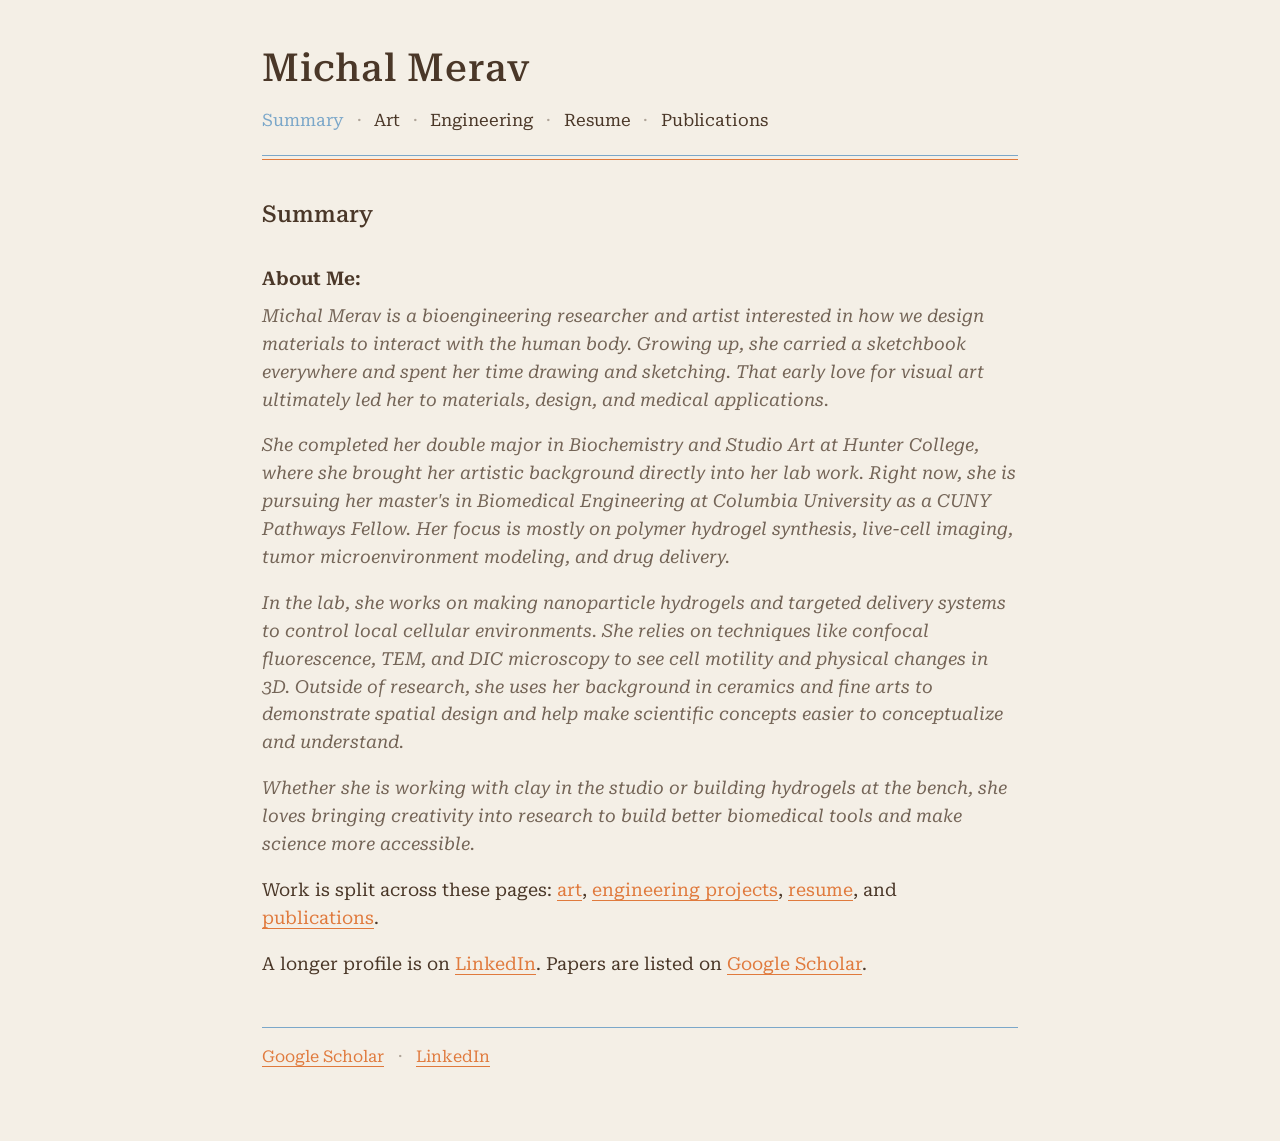
<file: index.html>
<!DOCTYPE html>
<html lang="en">
<head >
<meta name="google-site-verification" content="OHOfM4Rr5shU6-m5fdy1Jg_XHbBhq1LkK6MwSKVtlkM" />
</head>
  <!--
    SUMMARY / HOMEPAGE
    This is the first page people see. The file name MUST stay
    index.html — that is the name web hosts look for as "home."

    To change the words on this page, edit the text inside <main>
    near the bottom. Save, then refresh your browser.
  -->
  <meta charset="utf-8">
  <meta name="viewport" content="width=device-width, initial-scale=1">
  <title>Michal Merav</title>

  <!-- Load the Roboto Serif font from Google. If this fails,
       the site still works and uses Georgia / Times instead. -->
  <link rel="preconnect" href="https://fonts.googleapis.com">
  <link rel="preconnect" href="https://fonts.gstatic.com" crossorigin>
  <link href="https://fonts.googleapis.com/css2?family=Roboto+Serif:ital,opsz,wght@0,8..144,400;0,8..144,500;0,8..144,600;1,8..144,400&display=swap" rel="stylesheet">

  <!-- This is the look of the site (colors, layout). -->
  <link rel="stylesheet" href="css/style.css">
</head>
<body>
  <div class="page">

    <!-- ========== LETTERHEAD: name + menu. Copy stays the same
         on every page, except class="current" moves to this page. ========== -->
    <header class="letterhead">
      <p class="site-name"><a href="index.html">Michal Merav</a></p>

      <nav>
        <ul class="nav-list">
          <!-- class="current" = "you are on this page" (turns light blue) -->
          <li><a href="index.html" class="current">Summary</a></li>
          <li><a href="art.html">Art</a></li>
          <li><a href="projects.html">Engineering</a></li>
          <li><a href="resume.html">Resume</a></li>
          <li><a href="publications.html">Publications</a></li>
        </ul>
      </nav>
    </header>
    <hr class="rule-blue">
    <hr class="rule-orange">

    <main>
      <h1>Summary</h1>

      <!-- Replace the two paragraphs below with your own introduction.
           Keep them short. Two to four sentences is plenty. -->
     <h2>About Me:</h2>

      <p class="note">
        Michal Merav is a bioengineering researcher and artist interested in how we design materials to interact with the human body. Growing up, she carried a sketchbook everywhere and spent her time drawing and sketching. That early love for visual art ultimately led her to materials, design, and medical applications.
        
      </p>

       <p class="note">
        She completed her double major in Biochemistry and Studio Art at Hunter College, where she brought her artistic background directly into her lab work. Right now, she is pursuing her master's in Biomedical Engineering at Columbia University as a CUNY Pathways Fellow. Her focus is mostly on polymer hydrogel synthesis, live-cell imaging, tumor microenvironment modeling, and drug delivery.
        
      </p>

       <p class="note">
        In the lab, she works on making nanoparticle hydrogels and targeted delivery systems to control local cellular environments. She relies on techniques like confocal fluorescence, TEM, and DIC microscopy to see cell motility and physical changes in 3D. Outside of research, she uses her background in ceramics and fine arts to demonstrate spatial design and help make scientific concepts easier to conceptualize and understand.
        
      </p>

       <p class="note">
        Whether she is working with clay in the studio or building hydrogels at the bench, she loves bringing creativity into research to build better biomedical tools and make science more accessible.
       
      </p>

      <p>
        Work is split across these pages:
        <a href="art.html">art</a>,
        <a href="projects.html">engineering projects</a>,
        <a href="resume.html">resume</a>, and
        <a href="publications.html">publications</a>.
      </p>

      <p>
        A longer profile is on
        <a href="https://www.linkedin.com/in/michalmerav/">LinkedIn</a>.
        Papers are listed on
        <a href="https://scholar.google.com/citations?user=FqHgsAQAAAAJ&hl=en">Google Scholar</a>.
      </p>
    </main>

    <!-- ========== FOOTER: Scholar + LinkedIn on every page ========== -->
    <footer>
      <a href="https://scholar.google.com/citations?user=FqHgsAQAAAAJ&hl=en">Google Scholar</a>
      <span class="footer-dot">·</span>
      <a href="https://www.linkedin.com/in/michalmerav/">LinkedIn</a>
    </footer>

  </div>
</body>
</html>
</file>
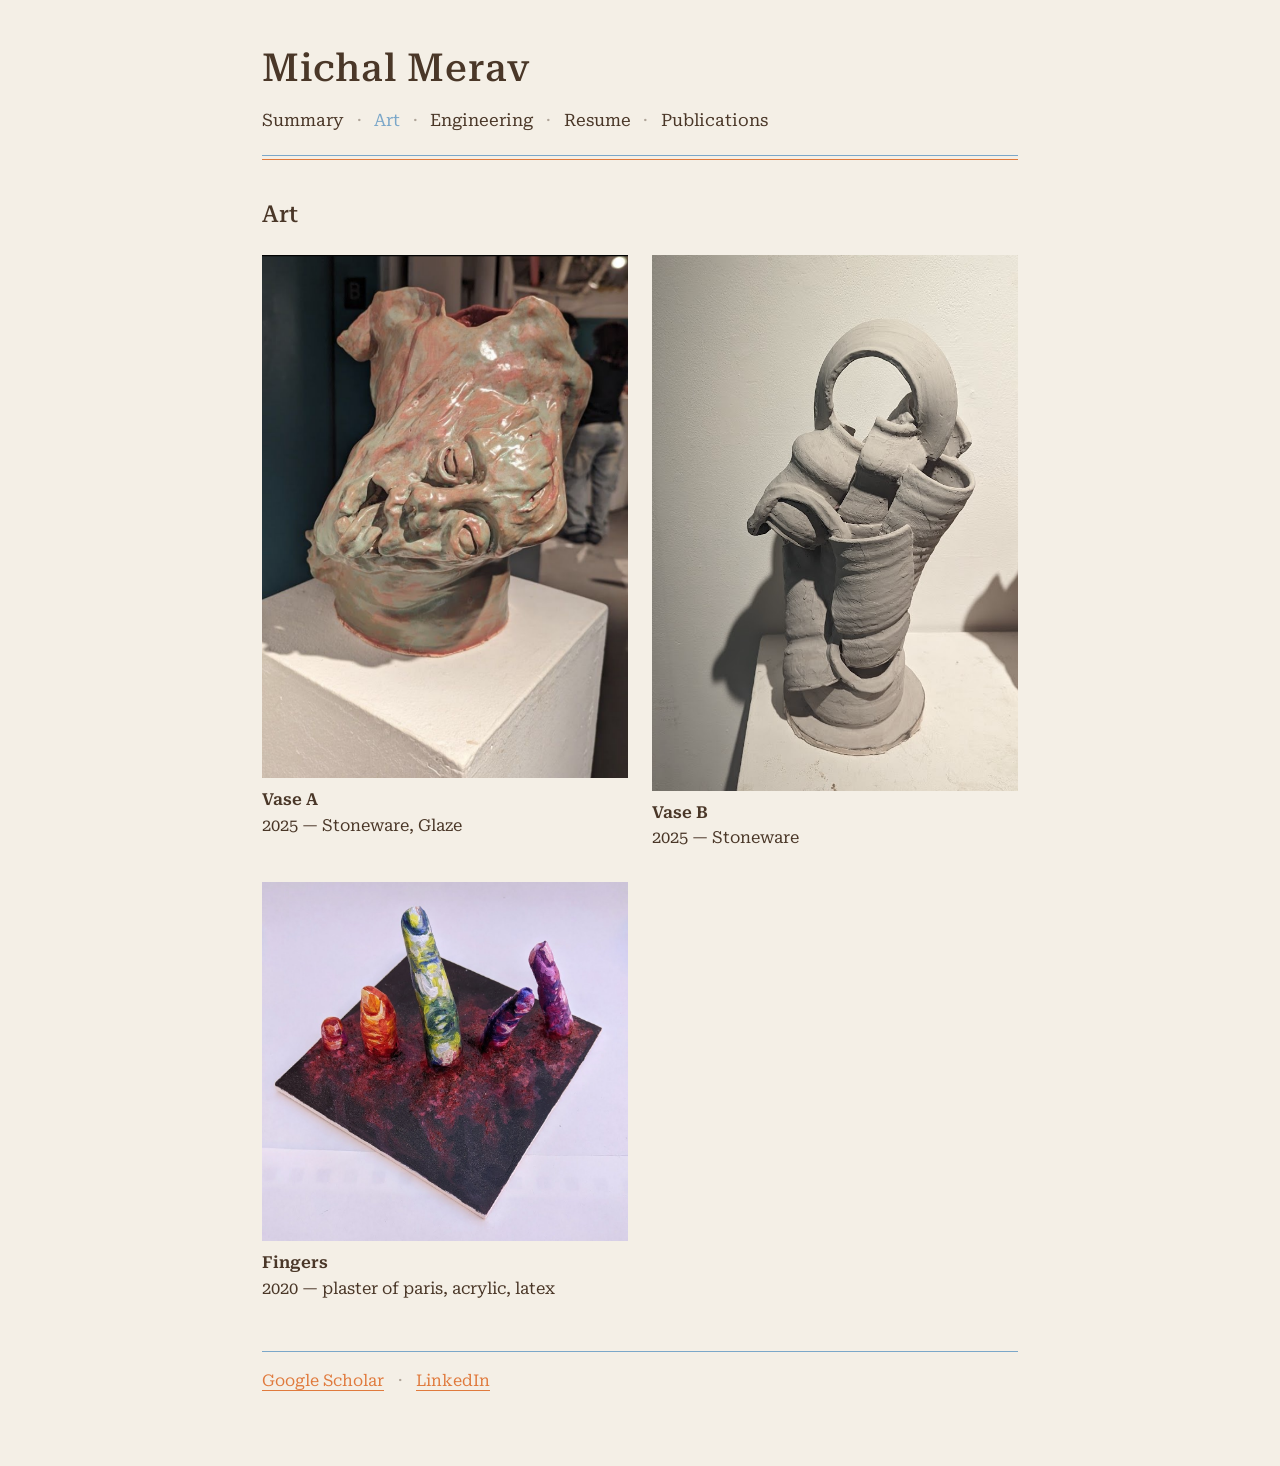
<file: art.html>
<!DOCTYPE html>
<html lang="en">
<head>
  <!--
    ART PORTFOLIO
    Each artwork is one <figure> block. To add a new piece:
    1. Put a photo in the folder images/art/ (jpg or png).
    2. Copy one of the figure blocks below.
    3. Change the file name, title, and caption.
  -->
  <meta charset="utf-8">
  <meta name="viewport" content="width=device-width, initial-scale=1">
  <title>Art — Michal Merav</title>

  <link rel="preconnect" href="https://fonts.googleapis.com">
  <link rel="preconnect" href="https://fonts.gstatic.com" crossorigin>
  <link href="https://fonts.googleapis.com/css2?family=Roboto+Serif:ital,opsz,wght@0,8..144,400;0,8..144,500;0,8..144,600;1,8..144,400&display=swap" rel="stylesheet">
  <link rel="stylesheet" href="css/style.css">
</head>
<body>
  <div class="page">

    <header class="letterhead">
      <p class="site-name"><a href="index.html">Michal Merav</a></p>
      <nav>
        <ul class="nav-list">
          <li><a href="index.html">Summary</a></li>
          <li><a href="art.html" class="current">Art</a></li>
          <li><a href="projects.html">Engineering</a></li>
          <li><a href="resume.html">Resume</a></li>
          <li><a href="publications.html">Publications</a></li>
        </ul>
      </nav>
    </header>
    <hr class="rule-blue">
    <hr class="rule-orange">

    <main>
      <h1>Art</h1>

      <div class="art-grid">

        <!-- ===== ARTWORK 1 — copy this whole figure to add another ===== -->
        <figure class="artwork">
          <img src="images/art/Vase_A.png" alt="Vase_A">
          <figcaption>
            <strong>Vase A</strong><br>
            2025 — Stoneware, Glaze
          </figcaption>
        </figure>


        <figure class="artwork">
        <img src="images/art/Vase_B.png" alt="Vase_B"> 
          <figcaption>
            <strong>Vase B</strong><br>
            2025 — Stoneware
          </figcaption>
        </figure>

        <!-- ===== ARTWORK 2 ===== -->
        <figure class="artwork">
         <img src="images/art/Fingers.jpg" alt="Fingers">
          <figcaption>
            <strong>Fingers</strong><br>
            2020 — plaster of paris, acrylic, latex
          </figcaption>
        </figure>


        

      </div>
    </main>

    <footer>
      <a href="https://scholar.google.com/citations?user=FqHgsAQAAAAJ&hl=en">Google Scholar</a>
      <span class="footer-dot">·</span>
      <a href="https://www.linkedin.com/in/michalmerav/">LinkedIn</a>
    </footer>

  </div>
</body>
</html>
</file>
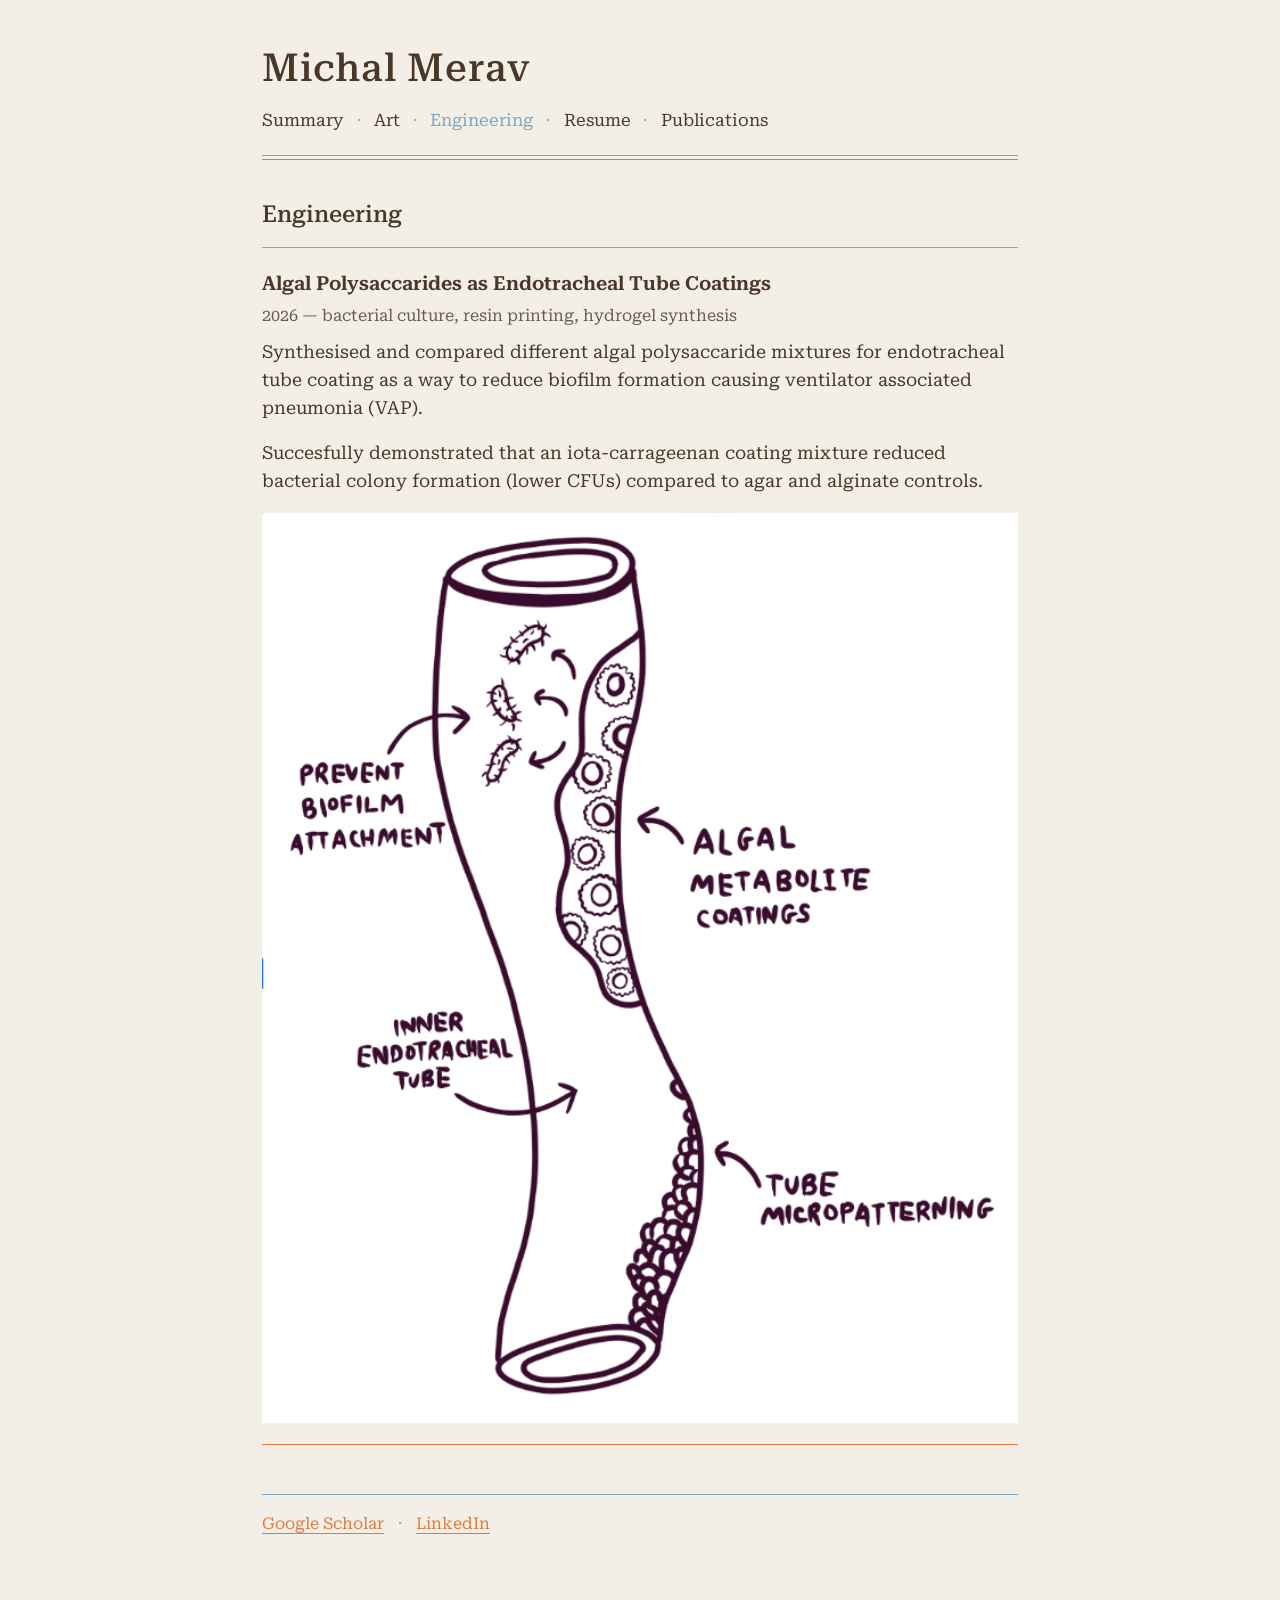
<file: projects.html>
<!DOCTYPE html>
<html lang="en">
<head>
  <!--
    ENGINEERING PROJECTS
    Each project is one <article class="project"> block.
    Copy a block, then change the title, year, and description.
    Optional: add a link to a paper, GitHub repo, or demo.
  -->
  <meta charset="utf-8">
  <meta name="viewport" content="width=device-width, initial-scale=1">
  <title>Engineering — Michal Merav</title>

  <link rel="preconnect" href="https://fonts.googleapis.com">
  <link rel="preconnect" href="https://fonts.gstatic.com" crossorigin>
  <link href="https://fonts.googleapis.com/css2?family=Roboto+Serif:ital,opsz,wght@0,8..144,400;0,8..144,500;0,8..144,600;1,8..144,400&display=swap" rel="stylesheet">
  <link rel="stylesheet" href="css/style.css">
</head>
<body>
  <div class="page">

    <header class="letterhead">
      <p class="site-name"><a href="index.html">Michal Merav</a></p>
      <nav>
        <ul class="nav-list">
          <li><a href="index.html">Summary</a></li>
          <li><a href="art.html">Art</a></li>
          <li><a href="projects.html" class="current">Engineering</a></li>
          <li><a href="resume.html">Resume</a></li>
          <li><a href="publications.html">Publications</a></li>
        </ul>
      </nav>
    </header>
    <hr class="rule-blue">
    <hr class="rule-orange">

    <main>
      <h1>Engineering</h1>
     
       <!-- =====  Replace the example projects below. Copy one whole &lt;article&gt; block ===== -->
         <!-- =====   for each new project. A photo is optional: put it in images/projects/. ===== -->

      <!-- ===== PROJECT 1 — copy this whole article to add another ===== -->
      <article class="project">
        <h2>Algal Polysaccarides as Endotracheal Tube Coatings</h2>
        <p class="meta">2026 — bacterial culture, resin printing, hydrogel synthesis</p>
        <p>
          Synthesised and compared different algal polysaccaride mixtures for endotracheal tube coating as a way to reduce biofilm formation causing ventilator associated pneumonia (VAP).
        </p>
 <p>
     Succesfully demonstrated that an iota-carrageenan coating mixture reduced bacterial colony formation (lower CFUs) compared to agar and alginate controls.     
</p>

   <figure class="artwork">
          <img src="images/projects/Coating.png" alt="Coating">
        </figure>

        <!-- Optional link. Change the href, or delete the whole paragraph. -->
        <!-- <p><a href="https://example.com">Project link</a></p> -->
      </article>


    </main>

    <footer>
      <a href="https://scholar.google.com/citations?user=FqHgsAQAAAAJ&hl=en">Google Scholar</a>
      <span class="footer-dot">·</span>
      <a href="https://www.linkedin.com/in/michalmerav/">LinkedIn</a>
    </footer>

  </div>
</body>
</html>
</file>
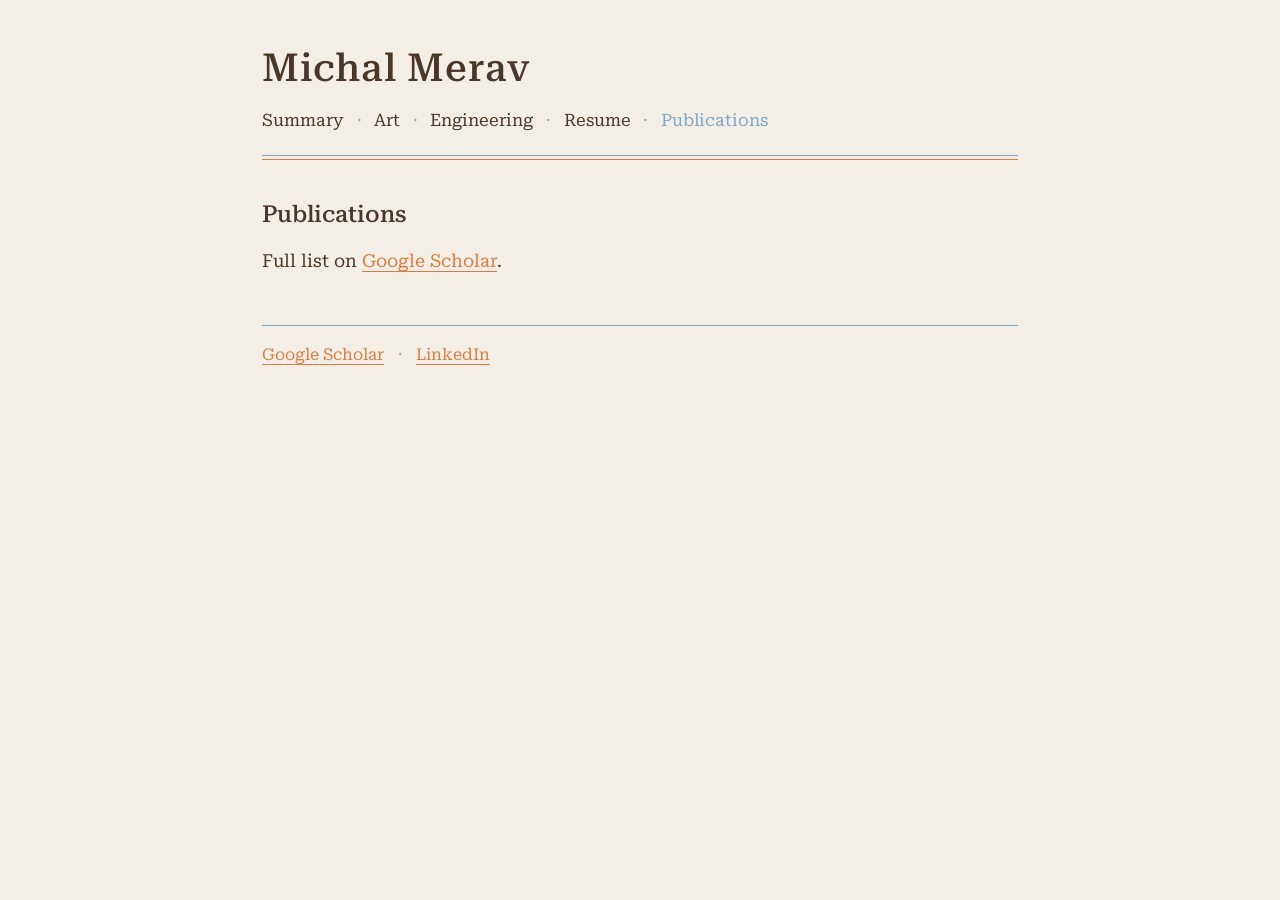
<file: publications.html>
<!DOCTYPE html>
<html lang="en">
<head>
  <!--
    PUBLICATIONS
    Google Scholar is already linked. Add selected papers to the
    numbered list below by copying one <li> block at a time.
  -->
  <meta charset="utf-8">
  <meta name="viewport" content="width=device-width, initial-scale=1">
  <title>Publications — Michal Merav</title>

  <link rel="preconnect" href="https://fonts.googleapis.com">
  <link rel="preconnect" href="https://fonts.gstatic.com" crossorigin>
  <link href="https://fonts.googleapis.com/css2?family=Roboto+Serif:ital,opsz,wght@0,8..144,400;0,8..144,500;0,8..144,600;1,8..144,400&display=swap" rel="stylesheet">
  <link rel="stylesheet" href="css/style.css">
</head>
<body>
  <div class="page">

    <header class="letterhead">
      <p class="site-name"><a href="index.html">Michal Merav</a></p>
      <nav>
        <ul class="nav-list">
          <li><a href="index.html">Summary</a></li>
          <li><a href="art.html">Art</a></li>
          <li><a href="projects.html">Engineering</a></li>
          <li><a href="resume.html">Resume</a></li>
          <li><a href="publications.html" class="current">Publications</a></li>
        </ul>
      </nav>
    </header>
    <hr class="rule-blue">
    <hr class="rule-orange">

    <main>
      <h1>Publications</h1>

      <p>
        Full list on
        <a href="https://scholar.google.com/citations?user=FqHgsAQAAAAJ&hl=en">Google Scholar</a>.
      </p>

      <!--
      <p class="note">
        Optional: list a few selected papers below. Copy one list item for
        each paper. You can delete this note and the example items when you
        are ready.
      </p>
      -->

      <ol class="paper-list">
        <!-- ===== PAPER 1 — copy this <li> to add another ===== -->
        <!--
        <li>
          Author names. “Title of the paper.” <em>Journal or conference</em>,
          year.
          <!-- Optional: <a href="https://doi.org/your-doi">PDF / DOI</a> -->
        </li>

        <!-- ===== PAPER 2 ===== -->
        <!--
        <li>
          Author names. “Title of the paper.” <em>Journal or conference</em>,
          year.
        </li>
        -->
      </ol>
    </main>

    <footer>
      <a href="https://scholar.google.com/citations?user=FqHgsAQAAAAJ&hl=en">Google Scholar</a>
      <span class="footer-dot">·</span>
      <a href="https://www.linkedin.com/in/michalmerav/">LinkedIn</a>
    </footer>

  </div>
</body>
</html>
</file>
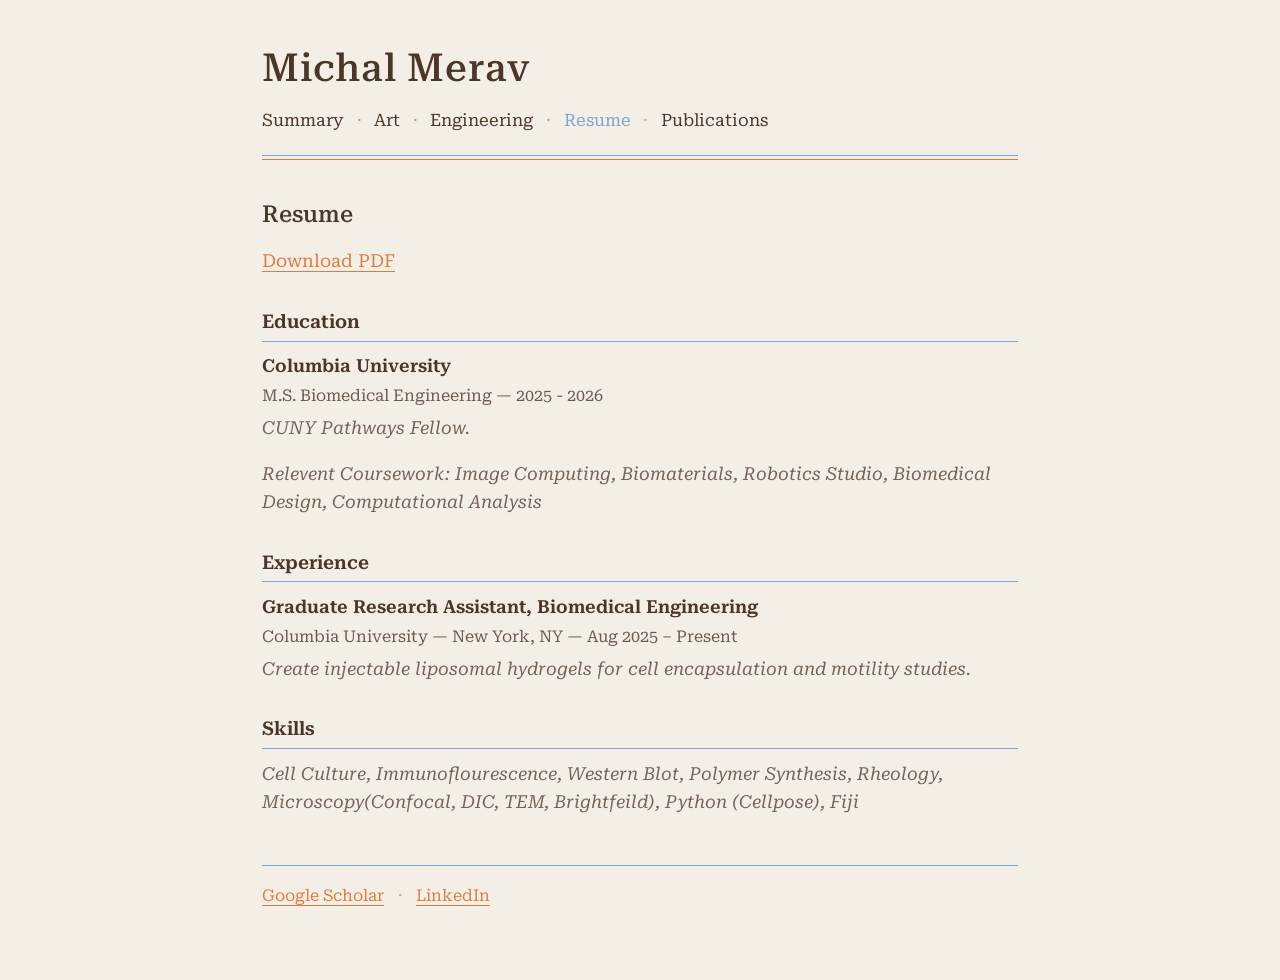
<file: resume.html>
<!DOCTYPE html>
<html lang="en">
<head>
  <!--
    RESUME / CV
    Two parts:
    1. A PDF download — works after you put resume.pdf in the files folder.
    2. A typed version on this page — fill in the labeled spots below.

    You can use either, or both.
  -->
  <meta charset="utf-8">
  <meta name="viewport" content="width=device-width, initial-scale=1">
  <title>Resume — Michal Merav</title>

  <link rel="preconnect" href="https://fonts.googleapis.com">
  <link rel="preconnect" href="https://fonts.gstatic.com" crossorigin>
  <link href="https://fonts.googleapis.com/css2?family=Roboto+Serif:ital,opsz,wght@0,8..144,400;0,8..144,500;0,8..144,600;1,8..144,400&display=swap" rel="stylesheet">
  <link rel="stylesheet" href="css/style.css">
</head>
<body>
  <div class="page">

    <header class="letterhead">
      <p class="site-name"><a href="index.html">Michal Merav</a></p>
      <nav>
        <ul class="nav-list">
          <li><a href="index.html">Summary</a></li>
          <li><a href="art.html">Art</a></li>
          <li><a href="projects.html">Engineering</a></li>
          <li><a href="resume.html" class="current">Resume</a></li>
          <li><a href="publications.html">Publications</a></li>
        </ul>
      </nav>
    </header>
    <hr class="rule-blue">
    <hr class="rule-orange">

    <main>
      <h1>Resume</h1>

      <!-- This link will work after you save your CV as files/resume.pdf -->
      <p>
        <a href="files/resume.pdf">Download PDF</a>
   
      </p>

      <!-- ========== EDUCATION ========== -->
      <section class="cv-section">
        <h2>Education</h2>

        <!-- Copy this cv-item block for each school -->
        <div class="cv-item">
          <h3>Columbia University</h3>
          <p class="meta">M.S. Biomedical Engineering — 2025 - 2026</p>
          <p class="note">CUNY Pathways Fellow.</p>
          <p class="note">Relevent Coursework: Image Computing, Biomaterials, Robotics Studio, Biomedical Design, Computational Analysis</p>
        </div>
      </section>

      <!-- ========== EXPERIENCE ========== -->
      <section class="cv-section">
        <h2>Experience</h2>

        <!-- Copy this cv-item block for each job or lab -->
        <div class="cv-item">
          <h3>Graduate Research Assistant, Biomedical Engineering</h3>
          <p class="meta">Columbia University — New York, NY  — Aug 2025 – Present</p>
          <p class="note"> Create injectable liposomal hydrogels for cell encapsulation and motility studies.</p>
        </div>
      </section>

      <!-- ========== SKILLS ========== -->
      <section class="cv-section">
        <h2>Skills</h2>
        <p class="note">
          Cell Culture, Immunoflourescence, Western Blot, Polymer Synthesis, Rheology, Microscopy(Confocal, DIC, TEM, Brightfeild), Python (Cellpose), Fiji
        </p>
      </section>
    </main>

    <footer>
      <a href="https://scholar.google.com/citations?user=FqHgsAQAAAAJ&hl=en">Google Scholar</a>
      <span class="footer-dot">·</span>
      <a href="https://www.linkedin.com/in/michalmerav/">LinkedIn</a>
    </footer>

  </div>
</body>
</html>
</file>
<file: css/style.css>
/* ============================================================
   MICHAL MERAV — SITE LOOK
   ------------------------------------------------------------
   This file is CSS. CSS is the part of a website that controls
   how things LOOK: colors, fonts, spacing, and layout.

   Every page (index.html, art.html, and so on) points to this
   one file. If you change a color here, it changes on all pages.

   HOW TO USE THIS FILE:
   1. Start with the "CHANGE THESE FIRST" section below.
   2. Save the file.
   3. Refresh the page in your browser to see the change.
   ============================================================ */


/* ============================================================
   CHANGE THESE FIRST
   ------------------------------------------------------------
   These are nicknames for colors. The rest of this file uses
   the nicknames (like var(--paper)) so you only edit them here.

   Colors are written as hex codes: a # followed by 6 characters.
   You can google "hex color picker" to pick new ones.
   ============================================================ */

:root {
  --paper: #F4EFE6;   /* page background: off-white / very light tan */
  --brown: #4A3728;   /* all normal text: dark brown */
  --blue: #7BA7C9;    /* accent: current menu item, one header line */
  --orange: #E07A3D;  /* accent: links, the other header line */
}


/* ============================================================
   PAGE BASICS
   ------------------------------------------------------------
   These rules apply to the whole site.
   ============================================================ */

/* Makes font sizes a little easier to read than the browser default. */
html {
  font-size: 18px;
}

body {
  margin: 0;
  background: var(--paper);
  color: var(--brown);
  /* Roboto Serif is loaded from Google in each HTML file.
     If it cannot load, the browser tries Georgia, then Times. */
  font-family: "Roboto Serif", Georgia, "Times New Roman", serif;
  line-height: 1.55;
}

/* .page is the inner column. Content stays a readable width
   and is centered on wide screens. */
.page {
  max-width: 42rem;
  margin: 0 auto;
  padding: 2.5rem 1.5rem 4rem;
}


/* ============================================================
   LINKS
   ------------------------------------------------------------
   Orange, with a thin underline. The site name and the menu
   are styled separately so they do not look like body links.
   ============================================================ */

a {
  color: var(--orange);
  text-decoration: none;
  border-bottom: 1px solid var(--orange);
}

a:hover {
  border-bottom-width: 2px;
}


/* ============================================================
   LETTERHEAD (the top of every page)
   ------------------------------------------------------------
   Name, then the menu, then two thin lines (blue + orange).
   ============================================================ */

.letterhead {
  margin-bottom: 0.25rem;
}

/* The big name. It is a link back to the homepage, but it
   stays dark brown so it reads as a title, not a button. */
.site-name {
  margin: 0;
  font-size: 2.15rem;
  font-weight: 500;
  letter-spacing: 0.02em;
  line-height: 1.2;
}

.site-name a {
  color: var(--brown);
  border-bottom: none;
}

.site-name a:hover {
  color: var(--orange);
  border-bottom: none;
}

/* The row of page names. */
.nav-list {
  list-style: none;
  margin: 0.85rem 0 0;
  padding: 0;
  display: flex;
  flex-wrap: wrap;
  align-items: center;
  gap: 0.15rem 0;
  font-size: 0.95rem;
}

.nav-list a {
  color: var(--brown);
  border-bottom: none;
}

.nav-list a:hover {
  color: var(--orange);
  border-bottom: none;
}

/* Put class="current" on the link for the page you are on.
   That word turns light blue so you can see where you are. */
.nav-list a.current {
  color: var(--blue);
}

/* A small dot between menu items. */
.nav-list li:not(:last-child)::after {
  content: "·";
  margin: 0 0.7rem;
  color: var(--brown);
  opacity: 0.4;
}

/* Two hairlines under the header, like stationery.
   One is blue, one is orange. They are 3px apart. */
.rule-blue,
.rule-orange {
  border: 0;
  height: 1px;
  margin: 0;
}

.rule-blue {
  background: var(--blue);
  margin-top: 1.2rem;
}

.rule-orange {
  background: var(--orange);
  margin-top: 3px;
  margin-bottom: 0;
}


/* ============================================================
   MAIN TEXT
   ------------------------------------------------------------
   Headings and paragraphs inside the page content.
   ============================================================ */

main h1 {
  font-size: 1.3rem;
  font-weight: 500;
  margin: 2rem 0 0.85rem;
}

main h2 {
  font-size: 1.05rem;
  font-weight: 600;
  margin: 1.75rem 0 0.5rem;
}

main p {
  margin: 0 0 1rem;
}

/* Use this class on text that is a reminder to yourself
   (like "replace this later"). It looks a little quieter. */
.note {
  font-style: italic;
  opacity: 0.75;
}


/* ============================================================
   ART PAGE — PHOTO GRID
   ------------------------------------------------------------
   Two columns on a wide screen, one column on a phone.
   When you add a real photo, it will fill the width of its cell.
   ============================================================ */

.art-grid {
  display: grid;
  grid-template-columns: 1fr 1fr;
  gap: 1.75rem 1.35rem;
  margin-top: 1.25rem;
}

.artwork {
  margin: 0;
}

.artwork img {
  display: block;
  width: 100%;
  height: auto;
}

/* The gray dashed box you see before you add photos.
   Delete that box in the HTML once you have a real image. */
.empty-frame {
  aspect-ratio: 4 / 3;
  border: 1px dashed var(--brown);
  display: flex;
  align-items: center;
  justify-content: center;
  text-align: center;
  padding: 1rem;
  font-size: 0.9rem;
  opacity: 0.55;
}

.artwork figcaption {
  margin-top: 0.5rem;
  font-size: 0.92rem;
}

.artwork figcaption strong {
  font-weight: 600;
}


/* ============================================================
   PROJECTS PAGE
   ------------------------------------------------------------
   Each project is a block of text with a thin line above it.
   These are NOT cards. They are just stacked entries.
   ============================================================ */

.project {
  padding: 1.15rem 0;
  border-top: 1px solid var(--blue);
}

.project:last-of-type {
  border-bottom: 1px solid var(--orange);
}

.project h2 {
  margin: 0 0 0.2rem;
  font-size: 1.08rem;
  font-weight: 600;
}

.project .meta {
  margin: 0 0 0.55rem;
  font-size: 0.9rem;
  opacity: 0.8;
}


/* ============================================================
   RESUME / CV PAGE
   ------------------------------------------------------------
   Looks like a simple printed document: a heading, then a line,
   then the entries you type in.
   ============================================================ */

.cv-section h2 {
  font-size: 1.05rem;
  font-weight: 600;
  margin: 1.75rem 0 0.6rem;
  padding-bottom: 0.25rem;
  border-bottom: 1px solid var(--blue);
}

.cv-item {
  margin: 0 0 1rem;
}

.cv-item h3 {
  margin: 0 0 0.15rem;
  font-size: 1rem;
  font-weight: 600;
}

.cv-item .meta {
  margin: 0 0 0.35rem;
  font-size: 0.9rem;
  opacity: 0.8;
}


/* ============================================================
   PUBLICATIONS PAGE
   ------------------------------------------------------------
   A numbered list of papers. Each paper can have a link.
   ============================================================ */

.paper-list {
  margin: 1rem 0 0;
  padding-left: 1.25rem;
}

.paper-list li {
  margin: 0 0 1rem;
}


/* ============================================================
   FOOTER
   ------------------------------------------------------------
   Small Scholar and LinkedIn links at the bottom of every page.
   ============================================================ */

footer {
  margin-top: 2.75rem;
  padding-top: 0.9rem;
  border-top: 1px solid var(--blue);
  font-size: 0.9rem;
}

.footer-dot {
  margin: 0 0.55rem;
  opacity: 0.4;
}


/* ============================================================
   PHONE / NARROW WINDOW
   ------------------------------------------------------------
   When the window is narrower than 600 pixels, the art grid
   becomes one column so photos stay large enough to see.
   ============================================================ */

@media (max-width: 600px) {
  html {
    font-size: 16px;
  }

  .site-name {
    font-size: 1.75rem;
  }

  .art-grid {
    grid-template-columns: 1fr;
  }

  .page {
    padding: 1.75rem 1.15rem 3rem;
  }
}
</file>
